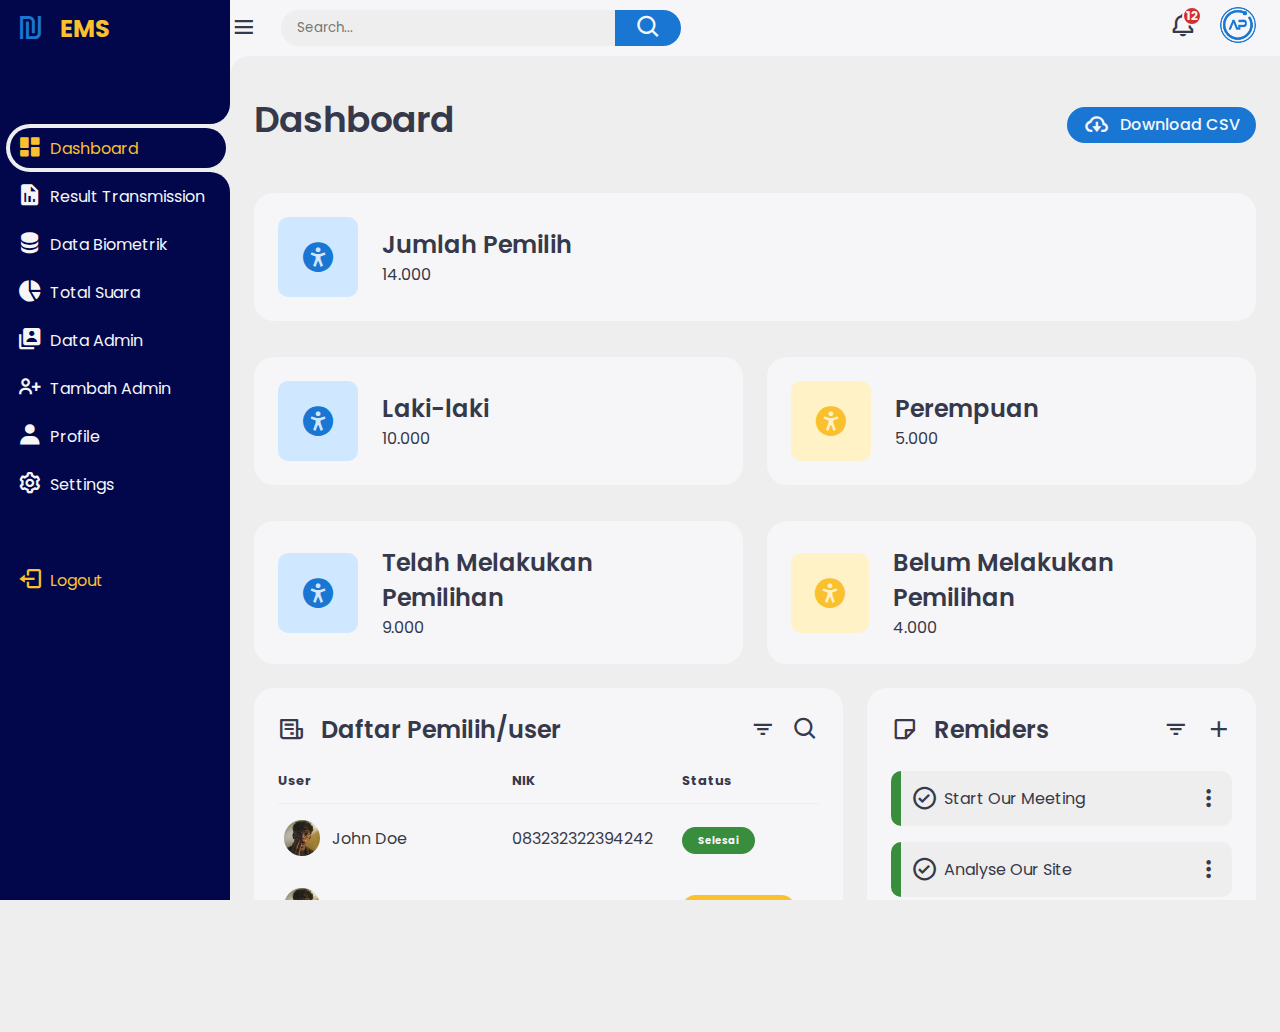
<file: index.html>
<!DOCTYPE html>
<html lang="en">

<head>
    <meta charset="UTF-8">
    <meta name="viewport" content="width=device-width, initial-scale=1.0">
    <link href='https://unpkg.com/boxicons@2.1.4/css/boxicons.min.css' rel='stylesheet'>

    <link rel="stylesheet" href="style3.css">
    <title>Election Management System</title>
</head>

<body>

    <!-- Sidebar -->
    <div class="sidebar">
        <a href="#" class="logo">
            <i class='bx bx-shekel'></i>
            <div class="logo-name"><span>EMS</span></div>
        </a>
        <ul class="side-menu">
            <li class="active"><a href="#"><i class='bx bxs-dashboard'></i>Dashboard</a></li>
            <li><a href="#"><i class='bx bxs-report'></i>Result Transmission</a></li>
            <li><a href="biometrik.html"><i class='bx bxs-data'></i>Data Biometrik</a></li>
            <li><a href="total.html"><i class='bx bxs-pie-chart-alt-2'></i>Total Suara</a></li>
            <li><a href="dataadmin.html"><i class='bx bxs-user-account'></i>Data Admin</a></li>
            <li><a href="#"><i class='bx bx-user-plus'></i>Tambah Admin</a></li>
            <li><a href="#"><i class='bx bxs-user'></i>Profile</a></li>
            <li><a href="#"><i class='bx bx-cog'></i>Settings</a></li>
        </ul>
        <ul class="side-menu">
            <li>
                <a href="login.html" class="logout">
                    <i class='bx bx-log-out'></i>
                    Logout
                </a>
            </li>
        </ul>
    </div>
    <!-- End of Sidebar -->

    <!-- Main Content -->
    <div class="content">
        <!-- Navbar -->
        <nav>
            <i class='bx bx-menu'></i>
            <form action="#">
                <div class="form-input">
                    <input type="search" placeholder="Search...">
                    <button class="search-btn" type="submit"><i class='bx bx-search'></i></button>
                </div>
            </form>

            <a href="#" class="notif">
                <i class='bx bx-bell'></i>
                <span class="count">12</span>
            </a>
            <a href="#" class="profile">
                <img src="images/logo.png">
            </a>
        </nav>

        <!-- End of Navbar -->

        <main>
            <div class="header">
                <div class="left">
                    <h1>Dashboard</h1>

                </div>
                <a href="#" class="report">
                    <i class='bx bx-cloud-download'></i>
                    <span>Download CSV</span>
                </a>
            </div>

            <!-- Insights -->
            <ul class="insights">
                <li>
                    <i class='bx bxs-universal-access'></i>
                    <span class="info">
                        <h3>
                            Jumlah Pemilih
                        </h3>
                        <p>14.000</p>
                    </span>
                </li>
            </ul>
            <!-- End of Insights -->

            <!-- Insights -->
            <ul class="insights">
                <li>
                    <i class='bx bxs-universal-access'></i>
                    <span class="info">
                        <h3>
                            Laki-laki
                        </h3>
                        <p>10.000</p>
                    </span>
                </li>
                <li><i class='bx bxs-universal-access'></i>
                    <span class="info">
                        <h3>
                            Perempuan
                        </h3>
                        <p>5.000</p>
                    </span>
                </li>

            </ul>
            <!-- End of Insights -->
            <!-- Insights -->
            <ul class="insights">
                <li>
                    <i class='bx bxs-universal-access'></i>
                    <span class="info">
                        <h3>
                            Telah Melakukan Pemilihan
                        </h3>
                        <p>9.000</p>
                    </span>
                </li>
                <li><i class='bx bxs-universal-access'></i>
                    <span class="info">
                        <h3>
                            Belum Melakukan Pemilihan
                        </h3>
                        <p>4.000</p>
                    </span>
                </li>

            </ul>
            <!-- End of Insights -->

            <div class="bottom-data">
                <div class="orders">
                    <div class="header">
                        <i class='bx bx-receipt'></i>
                        <h3>Daftar Pemilih/user</h3>
                        <i class='bx bx-filter'></i>
                        <i class='bx bx-search'></i>
                    </div>
                    <table>
                        <thead>
                            <tr>
                                <th>User</th>
                                <th>NIK</th>
                                <th>Status</th>
                            </tr>
                        </thead>
                        <tbody>
                            <tr>
                                <td>
                                    <img src="images/profile-1.jpg">
                                    <p>John Doe</p>
                                </td>
                                <td>083232322394242</td>
                                <td><span class="status completed">Selesai</span></td>
                            </tr>
                            <tr>
                                <td>
                                    <img src="images/profile-1.jpg">
                                    <p>Arif Fatuhrohman</p>
                                </td>
                                <td>0822122394242</td>
                                <td><span class="status pending">Belum Memilih</span></td>
                            </tr>
                            <tr>
                                <td>
                                    <img src="images/profile-1.jpg">
                                    <p>Munawaroh</p>
                                </td>
                                <td>0832232394242</td>
                                <td><span class="status process">Diproses</span></td>
                            </tr>
                        </tbody>
                    </table>
                </div>

                <!-- Reminders -->
                <div class="reminders">
                    <div class="header">
                        <i class='bx bx-note'></i>
                        <h3>Remiders</h3>
                        <i class='bx bx-filter'></i>
                        <i class='bx bx-plus'></i>
                    </div>
                    <ul class="task-list">
                        <li class="completed">
                            <div class="task-title">
                                <i class='bx bx-check-circle'></i>
                                <p>Start Our Meeting</p>
                            </div>
                            <i class='bx bx-dots-vertical-rounded'></i>
                        </li>
                        <li class="completed">
                            <div class="task-title">
                                <i class='bx bx-check-circle'></i>
                                <p>Analyse Our Site</p>
                            </div>
                            <i class='bx bx-dots-vertical-rounded'></i>
                        </li>
                        <li class="not-completed">
                            <div class="task-title">
                                <i class='bx bx-x-circle'></i>
                                <p>Analyse Our Admin</p>
                            </div>
                            <i class='bx bx-dots-vertical-rounded'></i>
                        </li>
                    </ul>
                </div>

                <!-- End of Reminders-->

            </div>

        </main>

    </div>

    <script src="index.js"></script>
</body>

</html>
</file>
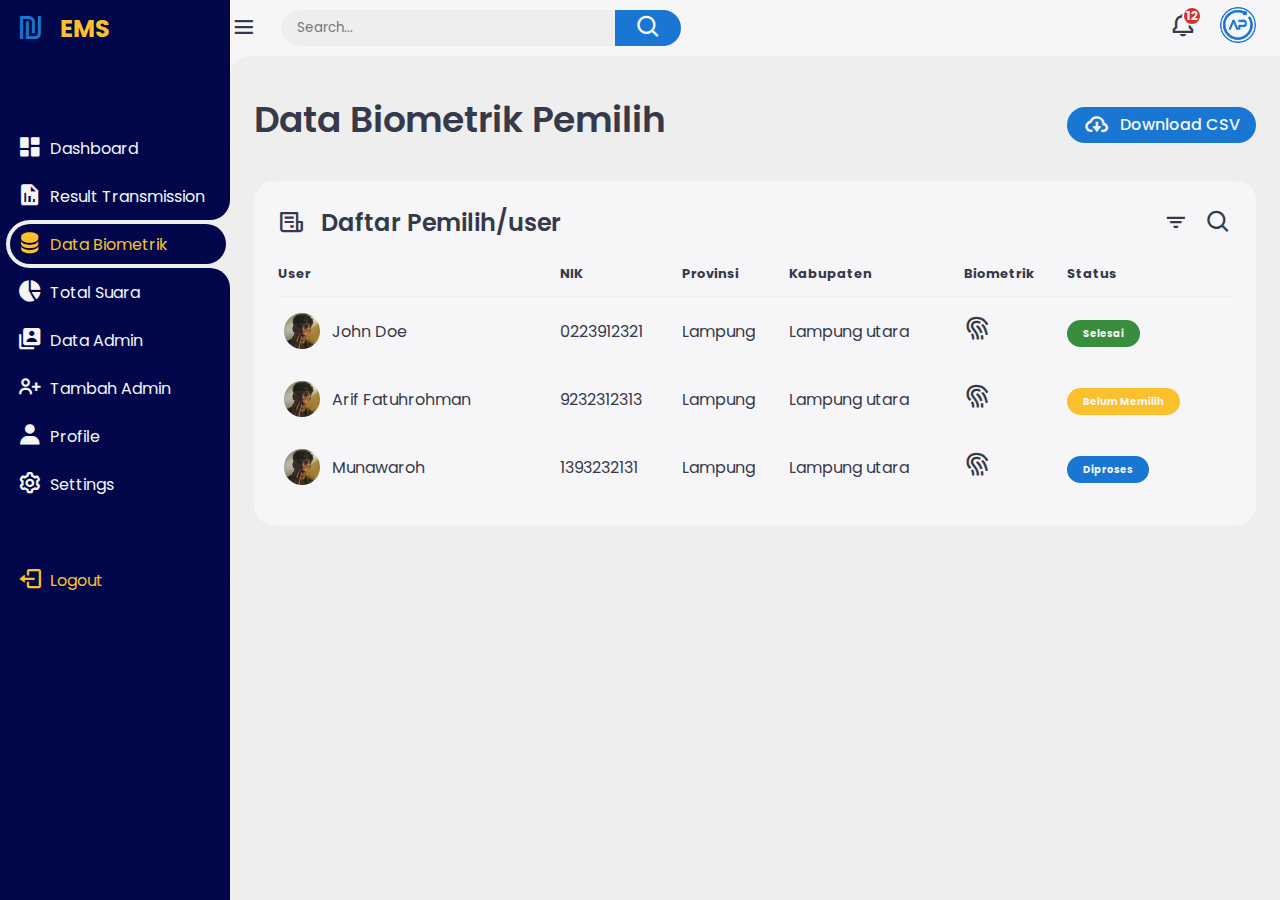
<file: biometrik.html>
<!DOCTYPE html>
<html lang="en">

<head>
    <meta charset="UTF-8">
    <meta name="viewport" content="width=device-width, initial-scale=1.0">
    <link href='https://unpkg.com/boxicons@2.1.4/css/boxicons.min.css' rel='stylesheet'>

    <link rel="stylesheet" href="style3.css">
    <title>Election Management System</title>
</head>

<body>

    <!-- Sidebar -->
    <div class="sidebar">
        <a href="#" class="logo">
            <i class='bx bx-shekel'></i>
            <div class="logo-name"><span>EMS</span></div>
        </a>
        <ul class="side-menu">
            <li><a href="index.html"><i class='bx bxs-dashboard'></i>Dashboard</a></li>
            <li><a href="#"><i class='bx bxs-report'></i>Result Transmission</a></li>
            <li class="active"><a href="biometrik.html"><i class='bx bxs-data'></i>Data Biometrik</a></li>
            <li><a href="total.html"><i class='bx bxs-pie-chart-alt-2'></i>Total Suara</a></li>
            <li><a href="dataadmin.html"><i class='bx bxs-user-account'></i>Data Admin</a></li>
            <li><a href="#"><i class='bx bx-user-plus'></i>Tambah Admin</a></li>
            <li><a href="#"><i class='bx bxs-user'></i>Profile</a></li>
            <li><a href="#"><i class='bx bx-cog'></i>Settings</a></li>
        </ul>
        <ul class="side-menu">
            <li>
                <a href="login.html" class="logout">
                    <i class='bx bx-log-out'></i>
                    Logout
                </a>
            </li>
        </ul>
    </div>
    <!-- End of Sidebar -->

    <!-- Main Content -->
    <div class="content">
        <!-- Navbar -->
        <nav>
            <i class='bx bx-menu'></i>
            <form action="#">
                <div class="form-input">
                    <input type="search" placeholder="Search...">
                    <button class="search-btn" type="submit"><i class='bx bx-search'></i></button>
                </div>
            </form>

            <a href="#" class="notif">
                <i class='bx bx-bell'></i>
                <span class="count">12</span>
            </a>
            <a href="#" class="profile">
                <img src="images/logo.png">
            </a>
        </nav>

        <!-- End of Navbar -->

        <main>
            <div class="header">
                <div class="left">
                    <h1>Data Biometrik Pemilih</h1>

                </div>
                <a href="#" class="report">
                    <i class='bx bx-cloud-download'></i>
                    <span>Download CSV</span>
                </a>
            </div>



            <div class="bottom-data">
                <div class="orders">
                    <div class="header">
                        <i class='bx bx-receipt'></i>
                        <h3>Daftar Pemilih/user</h3>
                        <i class='bx bx-filter'></i>
                        <i class='bx bx-search'></i>
                    </div>
                    <table>
                        <thead>
                            <tr>
                                <th>User</th>
                                <th>NIK</th>
                                <th>Provinsi</th>
                                <th>Kabupaten</th>
                                <th>Biometrik</th>
                                <th>Status</th>
                            </tr>
                        </thead>
                        <tbody>
                            <tr>
                                <td>
                                    <img src="images/profile-1.jpg">
                                    <p>John Doe</p>
                                </td>
                                <td>0223912321</td>
                                <td>Lampung</td>
                                <td>Lampung utara</td>
                                <td><i class='bx bx-fingerprint'></i></td>
                                <td><span class="status completed">Selesai</span></td>
                            </tr>
                            <tr>
                                <td>
                                    <img src="images/profile-1.jpg">
                                    <p>Arif Fatuhrohman</p>
                                </td>
                                <td>9232312313</td>
                                <td>Lampung</td>
                                <td>Lampung utara</td>
                                <td><i class='bx bx-fingerprint'></i></td>
                                <td><span class="status pending">Belum Memilih</span></td>
                            </tr>
                            <tr>
                                <td>
                                    <img src="images/profile-1.jpg">
                                    <p>Munawaroh</p>
                                </td>
                                <td>1393232131</td>
                                <td>Lampung</td>
                                <td>Lampung utara</td>
                                <td><i class='bx bx-fingerprint'></i></td>
                                <td><span class="status process">Diproses</span></td>
                            </tr>
                        </tbody>
                    </table>
                </div>





            </div>

        </main>

    </div>

    <script src="index.js"></script>
</body>

</html>
</file>
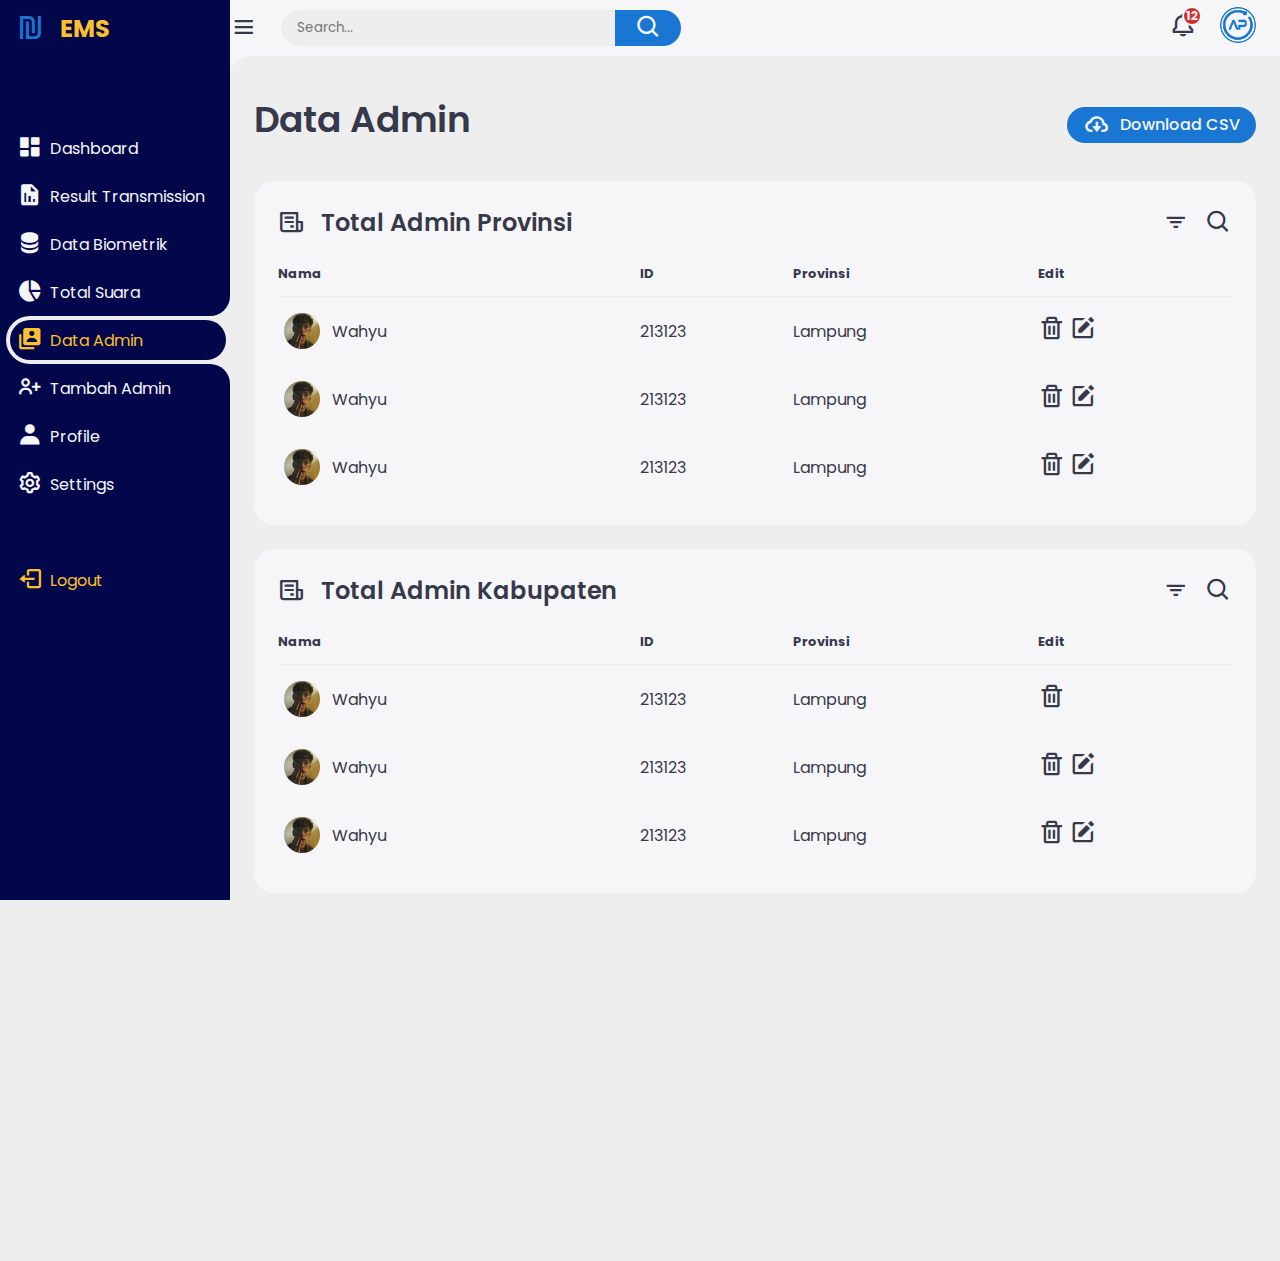
<file: dataadmin.html>
<!DOCTYPE html>
<html lang="en">

<head>
    <meta charset="UTF-8">
    <meta name="viewport" content="width=device-width, initial-scale=1.0">
    <link href='https://unpkg.com/boxicons@2.1.4/css/boxicons.min.css' rel='stylesheet'>

    <link rel="stylesheet" href="style3.css">
    <link rel="stylesheet" href="tambah.css">

    <title>Election Management System</title>
</head>

<body>

    <!-- Sidebar -->
    <div class="sidebar">
        <a href="#" class="logo">
            <i class='bx bx-shekel'></i>
            <div class="logo-name"><span>EMS</span></div>
        </a>
        <ul class="side-menu">
            <li><a href="index.html"><i class='bx bxs-dashboard'></i>Dashboard</a></li>
            <li><a href="#"><i class='bx bxs-report'></i>Result Transmission</a></li>
            <li><a href="biometrik.html"><i class='bx bxs-data'></i>Data Biometrik</a></li>
            <li><a href="total.html"><i class='bx bxs-pie-chart-alt-2'></i>Total Suara</a></li>
            <li class="active"><a href="#"><i class='bx bxs-user-account'></i>Data Admin</a></li>
            <li><a href="#"><i class='bx bx-user-plus'></i>Tambah Admin</a></li>
            <li><a href="#"><i class='bx bxs-user'></i>Profile</a></li>
            <li><a href="#"><i class='bx bx-cog'></i>Settings</a></li>
        </ul>
        <ul class="side-menu">
            <li>
                <a href="login.html" class="logout">
                    <i class='bx bx-log-out'></i>
                    Logout
                </a>
            </li>
        </ul>
    </div>
    <!-- End of Sidebar -->

    <!-- Main Content -->
    <div class="content">
        <!-- Navbar -->
        <nav>
            <i class='bx bx-menu'></i>
            <form action="#">
                <div class="form-input">
                    <input type="search" placeholder="Search...">
                    <button class="search-btn" type="submit"><i class='bx bx-search'></i></button>
                </div>
            </form>

            <a href="#" class="notif">
                <i class='bx bx-bell'></i>
                <span class="count">12</span>
            </a>
            <a href="#" class="profile">
                <img src="images/logo.png">
            </a>
        </nav>

        <!-- End of Navbar -->

        <main>
            <div class="header">
                <div class="left">
                    <h1>Data Admin</h1>

                </div>
                <a href="#" class="report">
                    <i class='bx bx-cloud-download'></i>
                    <span>Download CSV</span>
                </a>
            </div>
            <div class="bottom-data">
                <div class="orders">
                    <div class="header">
                        <i class='bx bx-receipt'></i>
                        <h3>Total Admin Provinsi</h3>
                        <i class='bx bx-filter'></i>
                        <i class='bx bx-search'></i>
                    </div>
                    <table>
                        <thead>
                            <tr>
                                <th>Nama</th>
                                <th>ID</th>
                                <th>Provinsi</th>
                                <th>Edit</th>

                            </tr>
                        </thead>
                        <tbody>
                            <tr>

                                <td>
                                    <img src="images/profile-1.jpg">
                                    <p>Wahyu </p>
                                </td>
                                <td>213123</td>
                                <td>Lampung</td>

                                <td><i class='bx bx-trash'></i>
                                    <i class='bx bxs-edit'></i>
                                </td>
                            </tr>
                            <tr>

                                <td>
                                    <img src="images/profile-1.jpg">
                                    <p>Wahyu </p>
                                </td>
                                <td>213123</td>
                                <td>Lampung</td>

                                <td><i class='bx bx-trash'></i>
                                    <i class='bx bxs-edit'></i>
                                </td>
                            </tr>
                            <tr>

                                <td>
                                    <img src="images/profile-1.jpg">
                                    <p>Wahyu </p>
                                </td>
                                <td>213123</td>
                                <td>Lampung</td>

                                <td><i class='bx bx-trash'></i>
                                    <i class='bx bxs-edit'></i>
                                </td>
                            </tr>

                        </tbody>
                    </table>


                </div>





            </div>

            <div class="bottom-data">
                <div class="orders">
                    <div class="header">
                        <i class='bx bx-receipt'></i>
                        <h3>Total Admin Kabupaten</h3>
                        <i class='bx bx-filter'></i>
                        <i class='bx bx-search'></i>
                    </div>
                    <table>
                        <thead>
                            <tr>
                                <th>Nama</th>
                                <th>ID</th>
                                <th>Provinsi</th>
                                <th>Edit</th>

                            </tr>
                        </thead>
                        <tbody>
                            <tr>

                                <td>
                                    <img src="images/profile-1.jpg">
                                    <p>Wahyu </p>
                                </td>
                                <td>213123</td>
                                <td>Lampung</td>

                                <td><i class='bx bx-trash'></i></td>
                            </tr>
                            <tr>

                                <td>
                                    <img src="images/profile-1.jpg">
                                    <p>Wahyu </p>
                                </td>
                                <td>213123</td>
                                <td>Lampung</td>

                                <td><i class='bx bx-trash'></i>
                                    <i class='bx bxs-edit'></i>
                                </td>
                            </tr>
                            <tr>

                                <td>
                                    <img src="images/profile-1.jpg">
                                    <p>Wahyu </p>
                                </td>
                                <td>213123</td>
                                <td>Lampung</td>

                                <td><i class='bx bx-trash'></i>
                                    <i class='bx bxs-edit'></i>
                                </td>
                            </tr>

                        </tbody>
                    </table>


                </div>

            </div>

            <div class="bottom-data">
                <div class="orders">
                    <div class="header">
                        <i class='bx bx-receipt'></i>
                        <h3>Total Admin Kecamatan</h3>
                        <i class='bx bx-filter'></i>
                        <i class='bx bx-search'></i>
                    </div>
                    <table>
                        <thead>
                            <tr>
                                <th>Nama</th>
                                <th>ID</th>
                                <th>Provinsi</th>
                                <th>Edit</th>

                            </tr>
                        </thead>
                        <tbody>
                            <tr>

                                <td>
                                    <img src="images/profile-1.jpg">
                                    <p>Wahyu </p>
                                </td>
                                <td>213123</td>
                                <td>Lampung</td>

                                <td><i class='bx bx-trash'></i>
                                    <i class='bx bxs-edit'></i>
                                </td>
                            </tr>
                            <tr>

                                <td>
                                    <img src="images/profile-1.jpg">
                                    <p>Wahyu </p>
                                </td>
                                <td>213123</td>
                                <td>Lampung</td>

                                <td><i class='bx bx-trash'></i>
                                    <i class='bx bxs-edit'></i>
                                </td>
                            </tr>
                            <tr>

                                <td>
                                    <img src="images/profile-1.jpg">
                                    <p>Wahyu </p>
                                </td>
                                <td>213123</td>
                                <td>Lampung</td>

                                <td><i class='bx bx-trash'></i>
                                    <i class='bx bxs-edit'></i>
                                </td>
                            </tr>

                        </tbody>
                    </table>


                </div>
            </div>



        </main>

    </div>

    <script src="index.js"></script>
</body>

</html>
</file>
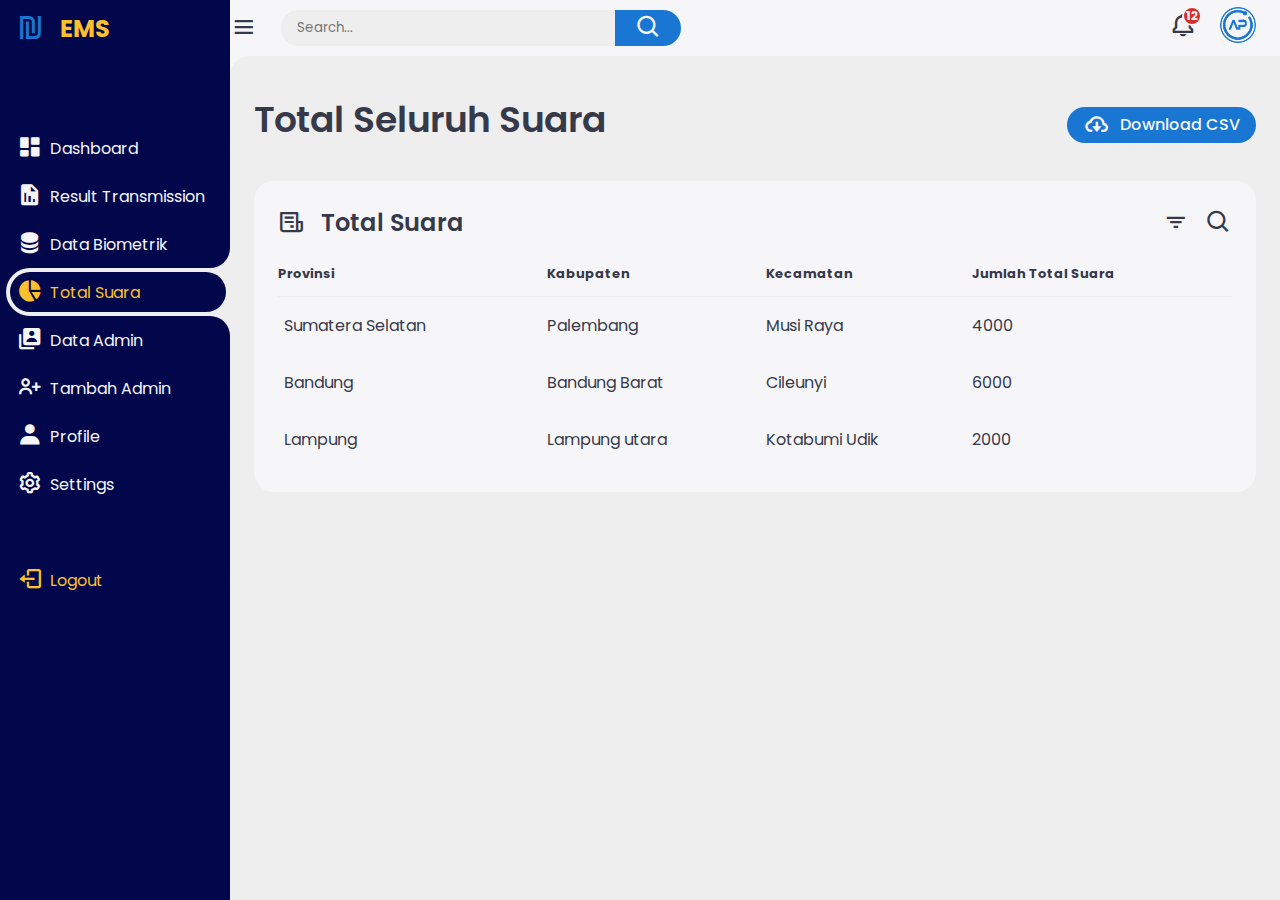
<file: total.html>
<!DOCTYPE html>
<html lang="en">

<head>
    <meta charset="UTF-8">
    <meta name="viewport" content="width=device-width, initial-scale=1.0">
    <link href='https://unpkg.com/boxicons@2.1.4/css/boxicons.min.css' rel='stylesheet'>

    <link rel="stylesheet" href="style3.css">

    <title>Election Management System</title>
</head>

<body>

    <!-- Sidebar -->
    <div class="sidebar">
        <a href="#" class="logo">
            <i class='bx bx-shekel'></i>
            <div class="logo-name"><span>EMS</span></div>
        </a>
        <ul class="side-menu">
            <li><a href="index.html"><i class='bx bxs-dashboard'></i>Dashboard</a></li>
            <li><a href="#"><i class='bx bxs-report'></i>Result Transmission</a></li>
            <li><a href="biometrik.html"><i class='bx bxs-data'></i>Data Biometrik</a></li>
            <li class="active"><a href="total.html"><i class='bx bxs-pie-chart-alt-2'></i>Total Suara</a></li>
            <li><a href="dataadmin.html"><i class='bx bxs-user-account'></i>Data Admin</a></li>
            <li><a href="#"><i class='bx bx-user-plus'></i>Tambah Admin</a></li>
            <li><a href="#"><i class='bx bxs-user'></i>Profile</a></li>
            <li><a href="#"><i class='bx bx-cog'></i>Settings</a></li>
        </ul>
        <ul class="side-menu">
            <li>
                <a href="login.html" class="logout">
                    <i class='bx bx-log-out'></i>
                    Logout
                </a>
            </li>
        </ul>
    </div>
    <!-- End of Sidebar -->

    <!-- Main Content -->
    <div class="content">
        <!-- Navbar -->
        <nav>
            <i class='bx bx-menu'></i>
            <form action="#">
                <div class="form-input">
                    <input type="search" placeholder="Search...">
                    <button class="search-btn" type="submit"><i class='bx bx-search'></i></button>
                </div>
            </form>

            <a href="#" class="notif">
                <i class='bx bx-bell'></i>
                <span class="count">12</span>
            </a>
            <a href="#" class="profile">
                <img src="images/logo.png">
            </a>
        </nav>

        <!-- End of Navbar -->

        <main>
            <div class="header">
                <div class="left">
                    <h1>Total Seluruh Suara</h1>

                </div>
                <a href="#" class="report">
                    <i class='bx bx-cloud-download'></i>
                    <span>Download CSV</span>
                </a>
            </div>
            <div class="bottom-data">
                <div class="orders">
                    <div class="header">
                        <i class='bx bx-receipt'></i>
                        <h3>Total Suara</h3>
                        <i class='bx bx-filter'></i>
                        <i class='bx bx-search'></i>
                    </div>
                    <table>
                        <thead>
                            <tr>
                                <th>Provinsi</th>
                                <th>Kabupaten</th>
                                <th>Kecamatan</th>
                                <th>Jumlah Total Suara</th>
                            </tr>
                        </thead>
                        <tbody>
                            <tr>

                                <td>Sumatera Selatan</td>
                                <td>Palembang</td>
                                <td>Musi Raya</td>
                                <td>4000</td>
                            </tr>
                            <tr>

                                <td>Bandung</td>
                                <td>Bandung Barat</td>
                                <td>Cileunyi</td>
                                <td>6000</td>
                            </tr>
                            <tr>

                                <td>Lampung</td>
                                <td>Lampung utara</td>
                                <td>Kotabumi Udik</td>
                                <td>2000</td>
                            </tr>
                        </tbody>
                    </table>
                </div>





            </div>



        </main>

    </div>

    <script src="index.js"></script>
</body>

</html>
</file>
<file: style3.css>
@import url('https://fonts.googleapis.com/css2?family=Poppins:wght@300;400;500;600;700;800&display=swap');

:root {
    --light: #f6f6f9;
    --primary: #1976D2;
    --light-primary: #CFE8FF;
    --grey: #eee;
    --dark-grey: #AAAAAA;
    --dark: #363949;
    --danger: #D32F2F;
    --light-danger: #FECDD3;
    --warning: #FBC02D;
    --light-warning: #FFF2C6;
    --success: #388E3C;
    --light-success: #BBF7D0;
    --wrnaside: #01074A;
    --orencintah: rgb(255, 220, 25);
}

* {
    margin: 0;
    padding: 0;
    box-sizing: border-box;
    font-family: 'Poppins', sans-serif;
}

.bx {
    font-size: 1.7rem;
}

a {
    text-decoration: none;
}

li {
    list-style: none;
}

html {
    overflow-x: hidden;
}

body.dark {
    --light: #181a1e;
    --grey: #25252c;
    --dark: #fbfbfb
}

body {
    background: var(--grey);
    overflow-x: hidden;
}

.sidebar {
    position: fixed;
    top: 0;
    left: 0;
    background: var(--wrnaside);
    width: 230px;
    height: 100%;
    z-index: 2000;
    overflow-x: hidden;
    scrollbar-width: none;
    transition: all 0.3s ease;
}

.sidebar::-webkit-scrollbar {
    display: none;
}

.sidebar.close {
    width: 60px;
}

.sidebar .logo {
    font-size: 24px;
    font-weight: 700;
    height: 56px;
    display: flex;
    align-items: center;
    color: var(--primary);
    z-index: 500;
    padding-bottom: 20px;
    box-sizing: content-box;
}

.sidebar .logo .logo-name span {
    color: var(--warning);
}

.sidebar .logo .bx {
    min-width: 60px;
    display: flex;
    justify-content: center;
    font-size: 2.2rem;
}

.sidebar .side-menu {
    width: 100%;
    margin-top: 48px;
}

.sidebar .side-menu li {
    height: 48px;
    background: transparent;
    margin-left: 6px;
    border-radius: 48px 0 0 48px;
    padding: 4px;
}

.sidebar .side-menu li.active {
    background: var(--grey);
    position: relative;
}

.sidebar .side-menu li.active::before {
    content: "";
    position: absolute;
    width: 40px;
    height: 40px;
    border-radius: 50%;
    top: -40px;
    right: 0;
    box-shadow: 20px 20px 0 var(--grey);
    z-index: -1;
}

.sidebar .side-menu li.active::after {
    content: "";
    position: absolute;
    width: 40px;
    height: 40px;
    border-radius: 50%;
    bottom: -40px;
    right: 0;
    box-shadow: 20px -20px 0 var(--grey);
    z-index: -1;
}

.sidebar .side-menu li a {
    width: 100%;
    height: 100%;
    background: var(--wrnaside);
    display: flex;
    align-items: center;
    border-radius: 48px;
    font-size: 16px;
    color: var(--light);
    white-space: nowrap;
    overflow-x: hidden;
    transition: all 0.3s ease;
}

.sidebar .side-menu li.active a {
    color: var(--warning);
}

.sidebar.close .side-menu li a {
    width: calc(48px - (4px * 2));
    transition: all 0.3s ease;
}

.sidebar .side-menu li a .bx {
    min-width: calc(60px - ((4px + 6px) * 2));
    display: flex;
    font-size: 1.6rem;
    justify-content: center;
}

.sidebar .side-menu li a.logout {
    color: var(--warning);
}

.content {
    position: relative;
    width: calc(100% - 230px);
    left: 230px;
    transition: all 0.3s ease;
}

.sidebar.close~.content {
    width: calc(100% - 60px);
    left: 60px;
}

.content nav {
    height: 56px;
    background: var(--light);
    padding: 0 24px 0 0;
    display: flex;
    align-items: center;
    grid-gap: 24px;
    position: sticky;
    top: 0;
    left: 0;
    z-index: 1000;
}

.content nav::before {
    content: "";
    position: absolute;
    width: 40px;
    height: 40px;
    bottom: -40px;
    left: 0;
    border-radius: 50%;
    box-shadow: -20px -20px 0 var(--light);
}

.content nav a {
    color: var(--dark);
}

.content nav .bx.bx-menu {
    cursor: pointer;
    color: var(--dark);
}

.content nav form {
    max-width: 400px;
    width: 100%;
    margin-right: auto;
}

.content nav form .form-input {
    display: flex;
    align-items: center;
    height: 36px;
}

.content nav form .form-input input {
    flex-grow: 1;
    padding: 0 16px;
    height: 100%;
    border: none;
    background: var(--grey);
    border-radius: 36px 0 0 36px;
    outline: none;
    width: 100%;
    color: var(--dark);
}

.content nav form .form-input button {
    width: 80px;
    height: 100%;
    display: flex;
    justify-content: center;
    align-items: center;
    background: var(--primary);
    color: var(--light);
    font-size: 18px;
    border: none;
    outline: none;
    border-radius: 0 36px 36px 0;
    cursor: pointer;
}

.content nav .notif {
    font-size: 20px;
    position: relative;
}

.content nav .notif .count {
    position: absolute;
    top: -6px;
    right: -6px;
    width: 20px;
    height: 20px;
    background: var(--danger);
    border-radius: 50%;
    color: var(--light);
    border: 2px solid var(--light);
    font-weight: 700;
    font-size: 12px;
    display: flex;
    align-items: center;
    justify-content: center;
}

.content nav .profile img {
    width: 36px;
    height: 36px;
    object-fit: cover;
    border-radius: 50%;
}

.content nav .theme-toggle {
    display: block;
    min-width: 50px;
    height: 25px;
    background: var(--grey);
    cursor: pointer;
    position: relative;
    border-radius: 25px;
}

.content nav .theme-toggle::before {
    content: "";
    position: absolute;
    top: 2px;
    left: 2px;
    bottom: 2px;
    width: calc(25px - 4px);
    background: var(--primary);
    border-radius: 50%;
    transition: all 0.3s ease;
}

.content nav #theme-toggle:checked+.theme-toggle::before {
    left: calc(100% - (25px - 4px) - 2px);
}

.content main {
    width: 100%;
    padding: 36px 24px;
    max-height: calc(100vh - 56px);
}

.content main .header {
    display: flex;
    align-items: center;
    justify-content: space-between;
    grid-gap: 16px;
    flex-wrap: wrap;
}

.content main .header .left h1 {
    font-size: 36px;
    font-weight: 600;
    margin-bottom: 10px;
    color: var(--dark);
}

.content main .header .left .breadcrumb {
    display: flex;
    align-items: center;
    grid-gap: 16px;
}

.content main .header .left .breadcrumb li {
    color: var(--dark);
}

.content main .header .left .breadcrumb li a {
    color: var(--dark-grey);
    pointer-events: none;
}

.content main .header .left .breadcrumb li a.active {
    color: var(--primary);
    pointer-events: none;
}

.content main .header .report {
    height: 36px;
    padding: 0 16px;
    border-radius: 36px;
    background: var(--primary);
    color: var(--light);
    display: flex;
    align-items: center;
    justify-content: center;
    grid-gap: 10px;
    font-weight: 500;
}

.content main .insights {
    display: grid;
    grid-template-columns: repeat(auto-fit, minmax(240px, 1fr));
    grid-gap: 24px;
    margin-top: 36px;
}

.content main .insights li {
    padding: 24px;
    background: var(--light);
    border-radius: 20px;
    display: flex;
    align-items: center;
    grid-gap: 24px;
    cursor: pointer;
}

.content main .insights li .bx {
    width: 80px;
    height: 80px;
    border-radius: 10px;
    font-size: 36px;
    display: flex;
    align-items: center;
    justify-content: center;
}

.content main .insights li:nth-child(1) .bx {
    background: var(--light-primary);
    color: var(--primary);
}

.content main .insights li:nth-child(2) .bx {
    background: var(--light-warning);
    color: var(--warning);
}

.content main .insights li:nth-child(3) .bx {
    background: var(--light-success);
    color: var(--success);
}

.content main .insights li:nth-child(4) .bx {
    background: var(--light-danger);
    color: var(--danger);
}

.content main .insights li .info h3 {
    font-size: 24px;
    font-weight: 600;
    color: var(--dark);
}

.content main .insights li .info p {
    color: var(--dark);
}

.content main .bottom-data {
    display: flex;
    flex-wrap: wrap;
    grid-gap: 24px;
    margin-top: 24px;
    width: 100%;
    color: var(--dark);
}

.content main .bottom-data>div {
    border-radius: 20px;
    background: var(--light);
    padding: 24px;
    overflow-x: auto;
}

.content main .bottom-data .header {
    display: flex;
    align-items: center;
    grid-gap: 16px;
    margin-bottom: 24px;
}

.content main .bottom-data .header h3 {
    margin-right: auto;
    font-size: 24px;
    font-weight: 600;
}

.content main .bottom-data .header .bx {
    cursor: pointer;
}

.content main .bottom-data .orders {
    flex-grow: 1;
    flex-basis: 500px;
}

.content main .bottom-data .orders table {
    width: 100%;
    border-collapse: collapse;
}

.content main .bottom-data .orders table th {
    padding-bottom: 12px;
    font-size: 13px;
    text-align: left;
    border-bottom: 1px solid var(--grey);
}

.content main .bottom-data .orders table td {
    padding: 16px 0;
}

.content main .bottom-data .orders table tr td:first-child {
    display: flex;
    align-items: center;
    grid-gap: 12px;
    padding-left: 6px;
}

.content main .bottom-data .orders table td img {
    width: 36px;
    height: 36px;
    border-radius: 50%;
    object-fit: cover;
}

.content main .bottom-data .orders table tbody tr {
    cursor: pointer;
    transition: all 0.3s ease;
}

.content main .bottom-data .orders table tbody tr:hover {
    background: var(--grey);
}

.content main .bottom-data .orders table tr td .status {
    font-size: 10px;
    padding: 6px 16px;
    color: var(--light);
    border-radius: 20px;
    font-weight: 700;
}

.content main .bottom-data .orders table tr td .status.completed {
    background: var(--success);
}

.content main .bottom-data .orders table tr td .status.process {
    background: var(--primary);
}

.content main .bottom-data .orders table tr td .status.pending {
    background: var(--warning);
}

.content main .bottom-data .reminders {
    flex-grow: 1;
    flex-basis: 300px;
}

.content main .bottom-data .reminders .task-list {
    width: 100%;
}

.content main .bottom-data .reminders .task-list li {
    width: 100%;
    margin-bottom: 16px;
    background: var(--grey);
    padding: 14px 10px;
    border-radius: 10px;
    display: flex;
    align-items: center;
    justify-content: space-between;
}

.content main .bottom-data .reminders .task-list li .task-title {
    display: flex;
    align-items: center;
}

.content main .bottom-data .reminders .task-list li .task-title p {
    margin-left: 6px;
}

.content main .bottom-data .reminders .task-list li .bx {
    cursor: pointer;
}

.content main .bottom-data .reminders .task-list li.completed {
    border-left: 10px solid var(--success);
}

.content main .bottom-data .reminders .task-list li.not-completed {
    border-left: 10px solid var(--danger);
}

.content main .bottom-data .reminders .task-list li:last-child {
    margin-bottom: 0;
}

@media screen and (max-width: 768px) {
    .sidebar {
        width: 200px;
    }

    .content {
        width: calc(100% - 60px);
        left: 200px;
    }

}

@media screen and (max-width: 576px) {

    .content nav form .form-input input {
        display: none;
    }

    .content nav form .form-input button {
        width: auto;
        height: auto;
        background: transparent;
        color: var(--dark);
        border-radius: none;
    }

    .content nav form.show .form-input input {
        display: block;
        width: 100%;
    }

    .content nav form.show .form-input button {
        width: 36px;
        height: 100%;
        color: var(--light);
        background: var(--danger);
        border-radius: 0 36px 36px 0;
    }

    .content nav form.show~.notif,
    .content nav form.show~.profile {
        display: none;
    }

    .content main .insights {
        grid-template-columns: 1fr;
    }

    .content main .bottom-data .header {
        min-width: 340px;
    }

    .content main .bottom-data .orders table {
        min-width: 340px;
    }

    .content main .bottom-data .reminders .task-list {
        min-width: 340px;
    }

}
</file>
<file: tambah.css>
.underline a {
    text-decoration: underline;
}
</file>
